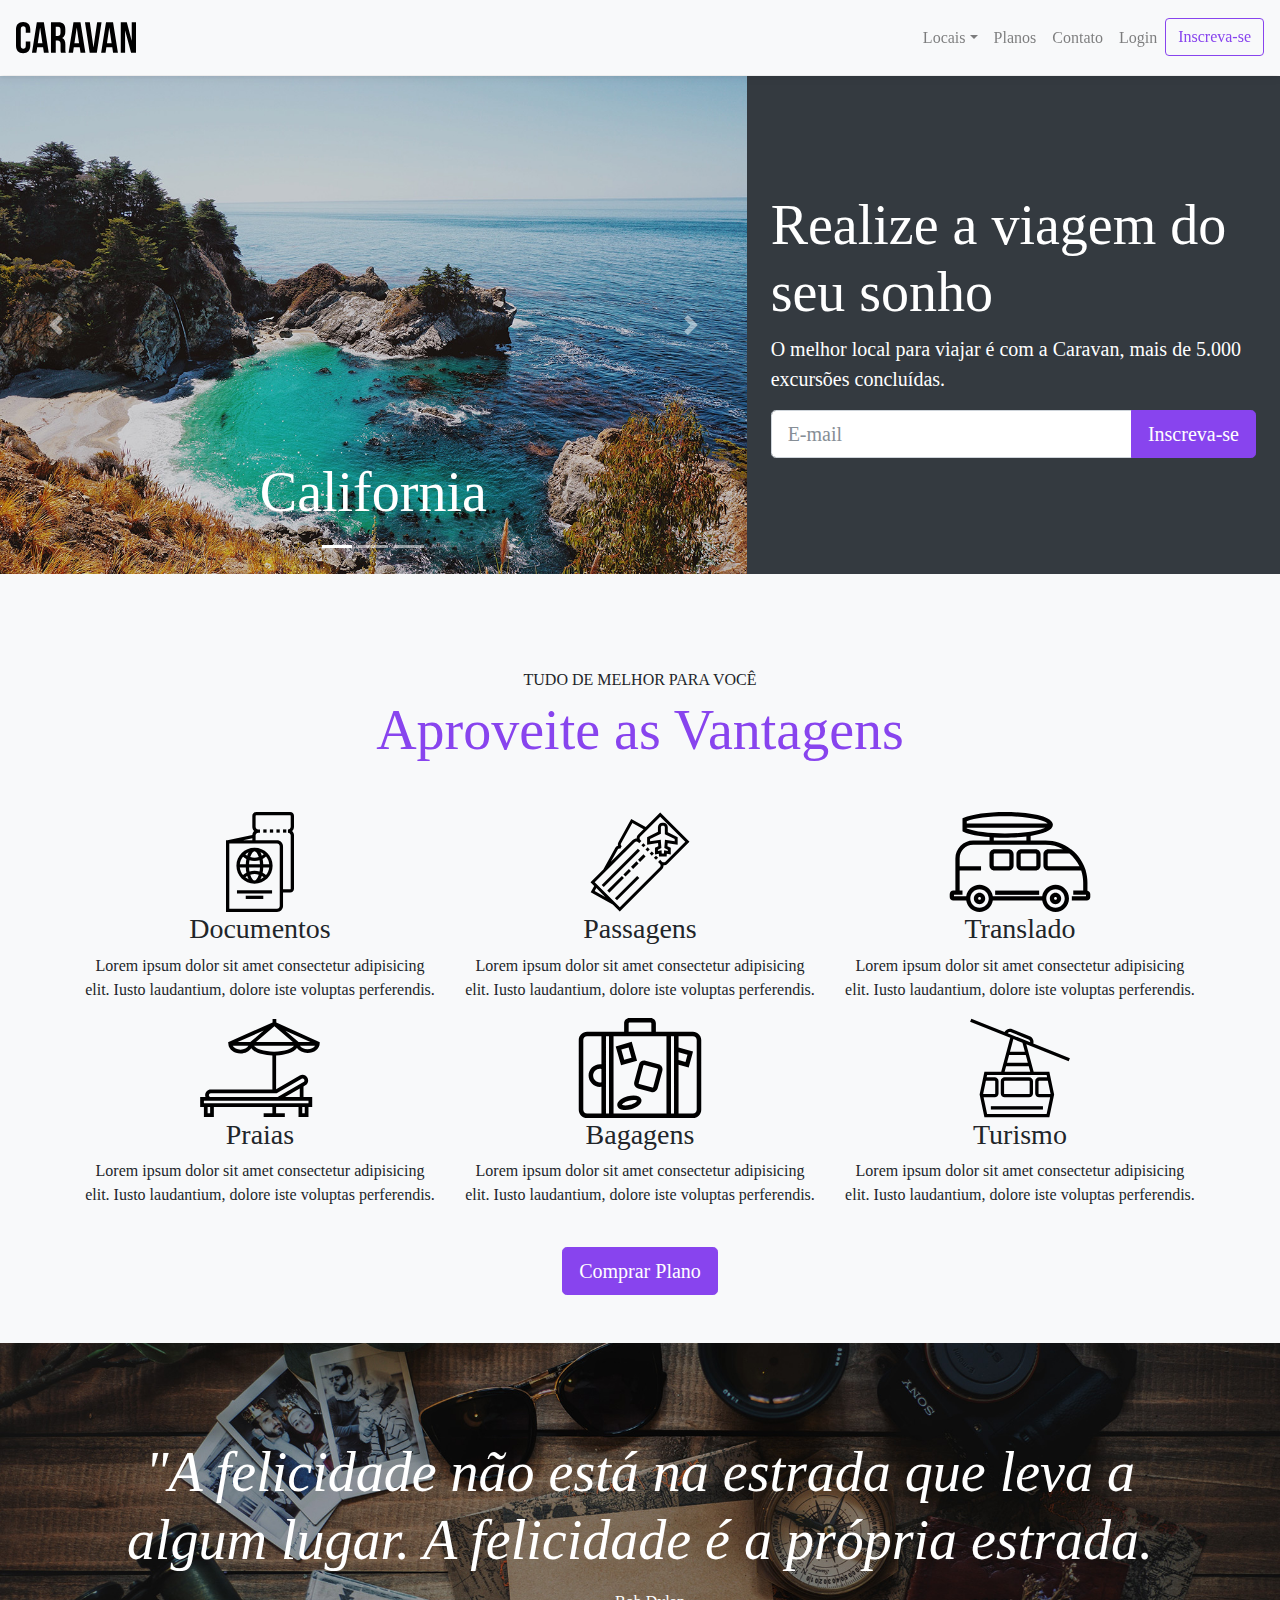
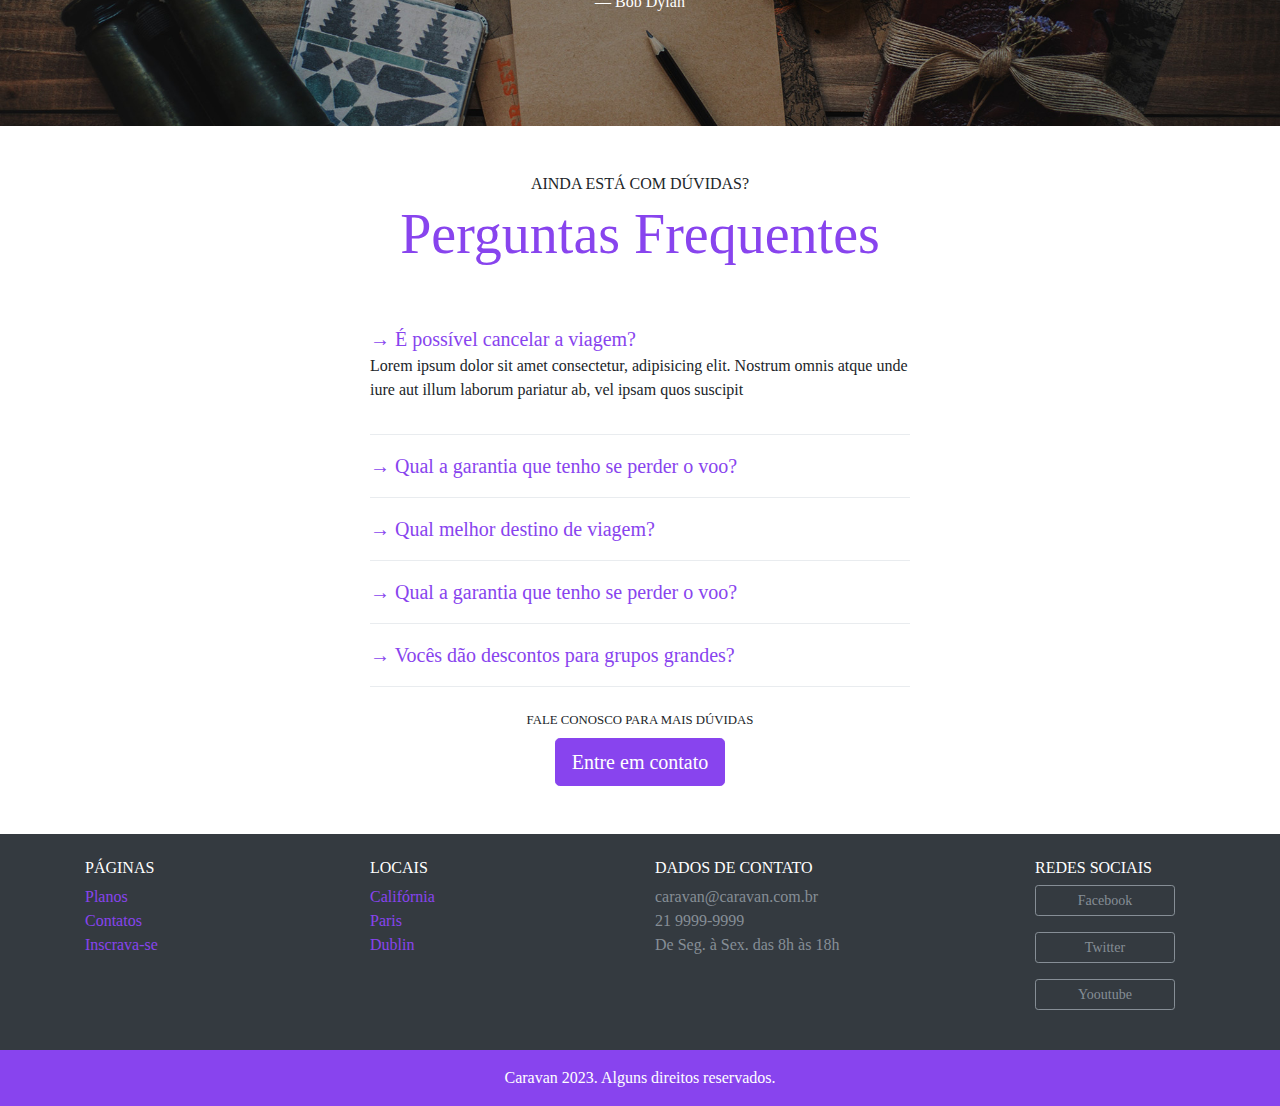
<file: index.html>
<!DOCTYPE html>
<html lang="pt-br">
<head>
  <meta charset="UTF-8" />
  <meta http-equiv="X-UA-Compatible" content="IE=edge" />
  <meta name="viewport" content="width=device-width, initial-scale=1, shrink-to-fit=no" />
  <link rel="stylesheet" href="css/bootstrap.css" />
  <link rel="stylesheet" href="css/style.css" />
  <title>Caravan</title>
</head>
<body>

  <!-- Modal -->

  <div class="modal fade" id="modalLogin" tabindex="-1" role="dialog" aria-labelledby="modalLoginTitulo"
    aria-hidden="true">
    <div class="modal-dialog" role="document">
      <div class="modal-content">
        <div class="modal-header">
          <h5 class="modal-title" id="modalLoginTitulo">Entre na sua conta</h5>
          <button type="button" class="close" data-dismiss="modal" aria-label="Close">
            <span aria-hidden="true">&times;</span>
          </button>
        </div>
        <div class="modal-body">
          <form>
            <div class="form-group">
              <label for="LoginEmail">Email</label>
              <input type="email" class="form-control" id="LoginEmail">
            </div>
            <div class="form-group">
              <label for="loginSenha">Password</label>
              <input type="password" class="form-control" id="loginSenha">
            </div>
            <button type="submit" class="btn btn-primary">Entrar na conta</button>
            <small class="form-text text-muted mt-2">Esqueceu a senha?
              <a href="#">Clique Aqui.</a>
            </small>
          </form>
        </div>
      </div>
    </div>
  </div>

  <!-- Fecha Modal -->

  <nav class="navbar navbar-expand-md navbar-light bg-light fixed-top py-3 box-shadow">
    <a href="index.html" class="navbar-brand">
      <img src="img/caravan.svg" alt="Caravan">
    </a>

    <button class="navbar-toggler" type="button" data-toggle="collapse" data-target="#navbarSupportedContent"
      aria-controls="navbarSupportedContent" aria-expanded="false" aria-label="Toggle navigation">
      <span class="navbar-toggler-icon"></span>
    </button>

    <div class="collapse navbar-collapse" id="navbarSupportedContent">
      <ul class="navbar-nav ml-auto">
        <li class="nav-item dropdown ">
          <a href="#" class="nav-link dropdown-toggle" id="navbarDropdown" role="button" data-toggle="dropdown"
            aria-haspopup="true" aria-expanded="false">Locais</a>
          <div class="dropdown-menu" aria-labelledby="navbarDropdown">
            <a href="#" class="dropdown-item">California</a>
            <a href="#" class="dropdown-item">Paris</a>
            <a href="local.html" class="dropdown-item">Dublin</a>
          </div>
        </li>
        <li class="nav-item">
          <a href="planos.html" class="nav-link">Planos</a>
        </li>
        <li class="nav-item">
          <a href="contato.html" class="nav-link">Contato</a>
        </li>
        <li class="nav-item">
          <a href="#" class="nav-link" data-toggle="modal" data-target="#modalLogin">
            Login</a>
        </li>
        <li class="nav-item">
          <a href="inscricao.html" class="p5 btn btn-outline-primary ml--md-2">Inscreva-se</a>
        </li>
      </ul>
    </div>
  </nav>

  <section class="container-fluid">
    <div class="row bg-dark text-white">

      <div class="col-lg-7 p-0">
        <div id="carouselCidades" class="carousel slide" data-ride="carousel">
          <ol class="carousel-indicators">
            <li data-target="#carouselCidades" data-slide-to="0" class="active"></li>
            <li data-target="#carouselCidades" data-slide-to="1"></li>
            <li data-target="#carouselCidades" data-slide-to="2"></li>
          </ol>
          <div class="carousel-inner">
            <div class="carousel-item active">
              <img class="d-block w-100" src="img/california.jpg" alt="California">
              <div class="carousel-caption">
                <h3 class="display-4">California</h3>
              </div>
            </div>
            <div class="carousel-item">
              <img class="d-block w-100" src="img/paris.jpg" alt="Paris">
              <div class="carousel-caption">
                <h3 class="display-4">Paris</h3>
              </div>
            </div>
            <div class="carousel-item">
              <img class="d-block w-100" src="img/dublin.jpg" alt="Dublin">
              <div class="carousel-caption">
                <h3 class="display-4">Dublin</h3>
              </div>
            </div>
          </div>
          <a class="carousel-control-prev" href="#carouselCidades" role="button" data-slide="prev">
            <span class="carousel-control-prev-icon" aria-hidden="true"></span>
            <span class="sr-only">Anterior</span>
          </a>
          <a class="carousel-control-next" href="#carouselCidades" role="button" data-slide="next">
            <span class="carousel-control-next-icon" aria-hidden="true"></span>
            <span class="sr-only">Próximo</span>
          </a>
        </div>
      </div>

      <div class="col-lg-5 p-4 align-self-center">
        <h1 class="display-4">Realize a viagem do seu sonho</h1>
        <p class="lead">O melhor local para viajar é com a Caravan, mais de 5.000 excursões concluídas.</p>
        <form action="">
          <div class="input-group input-group-lg">
            <input type="text" class="form-control" placeholder="E-mail" aria-label="E-mail"
              aria-describedby="basic-addon2">
            <span class="input-group-btn">
              <button class="btn btn-primary" type="button">Inscreva-se</button>
            </span>
          </div>
        </form>
      </div>
    </div>
  </section>

  <section class="py-5 bg-light text-center">
    <div class="container">
      <div class="my-5">
        <span class="h6 d-block">TUDO DE MELHOR PARA VOCÊ</span>
        <h2 class="display-4 text-primary">Aproveite as Vantagens</h2>
      </div>

      <div class="row">
        <div class="col-xl-4 col-md-6">
          <div style="height: 100px;" class="d-flex justify-content-center">
            <img src="img/icones/passaporte.svg" alt="Passaporte">
          </div>
          <h3>Documentos</h3>
          <p>Lorem ipsum dolor sit amet consectetur adipisicing elit. Iusto laudantium, dolore iste voluptas
            perferendis.</p>
        </div>

        <div class="col-xl-4 col-md-6">
          <div style="height: 100px;" class="d-flex justify-content-center">
            <img src="img/icones/passagens.svg" alt="Passagens">
          </div>
          <h3>Passagens</h3>
          <p>Lorem ipsum dolor sit amet consectetur adipisicing elit. Iusto laudantium, dolore iste voluptas
            perferendis.</p>
        </div>

        <div class="col-xl-4 col-md-6">
          <div style="height: 100px;" class="d-flex justify-content-center">
            <img src="img/icones/translado.svg" alt="Translado">
          </div>
          <h3>Translado</h3>
          <p>Lorem ipsum dolor sit amet consectetur adipisicing elit. Iusto laudantium, dolore iste voluptas
            perferendis.</p>
        </div>

        <div class="col-xl-4 col-md-6">
          <div style="height: 100px;" class="d-flex justify-content-center">
            <img src="img/icones/praias.svg" alt="Prais">
          </div>
          <h3>Praias</h3>
          <p>Lorem ipsum dolor sit amet consectetur adipisicing elit. Iusto laudantium, dolore iste voluptas
            perferendis.</p>
        </div>

        <div class="col-xl-4 col-md-6">
          <div style="height: 100px;" class="d-flex justify-content-center">
            <img src="img/icones/bagagens.svg" alt="Bagagens">
          </div>
          <h3>Bagagens</h3>
          <p>Lorem ipsum dolor sit amet consectetur adipisicing elit. Iusto laudantium, dolore iste voluptas
            perferendis.</p>
        </div>

        <div class="col-xl-4 col-md-6">
          <div style="height: 100px;" class="d-flex justify-content-center">
            <img src="img/icones/turismo.svg" alt="Turismo">
          </div>
          <h3>Turismo</h3>
          <p>Lorem ipsum dolor sit amet consectetur adipisicing elit. Iusto laudantium, dolore iste voluptas
            perferendis.</p>
        </div>
      </div>

      <a href="planos.html" class="btn btn-primary btn-lg mt-4">
        Comprar Plano
      </a>
    </div>
  </section>

  <section id="home-quote" class="p-md-5">
    <blockquote class="blockquote text-center text-white p-md-5 p-3">
      <p class="display-4"><em>"A felicidade não está na estrada que leva a algum lugar. A felicidade é a própria
          estrada.</em></p>
      <footer class="blockquote-footer text-white">Bob Dylan</footer>
    </blockquote>
  </section>

  <section class="container">
    <div class="my-5 text-center">
      <span class="h6 d-block">AINDA ESTÁ COM DÚVIDAS?</span>
      <h2 class="display-4 text-primary">Perguntas Frequentes</h2>
    </div>

    <div class="row justify-content-center">
      <div class="col-md-6" id="perguntasFrequentes" data-children=".pergunta">
        <div class="pergunta py-2">
          <a class="lead" data-toggle="collapse" data-parent="#perguntasFrequentes" href="#pergunta1"
            aria-expanded="true" aria-controls="pergunta1">→ É possível cancelar a viagem?</a>
          <div id="pergunta1" class="collapse show" role="tabpanel">
            <p>Lorem ipsum dolor sit amet consectetur, adipisicing elit. Nostrum omnis atque unde iure aut illum laborum
              pariatur ab, vel ipsam quos suscipit</p>
          </div>
        </div>
        <div class="dropdown-divider"></div>
        <div class="pergunta py-2">
          <a class="lead" data-toggle="collapse" data-parent="#perguntasFrequentes" href="#pergunta2"
            aria-expanded="true" aria-controls="pergunta2">→ Qual a garantia que tenho se perder o voo?</a>
          <div id="pergunta2" class="collapse" role="tabpanel">
            <p>Lorem ipsum dolor sit amet consectetur, adipisicing elit. Nostrum omnis atque unde iure aut illum laborum
              pariatur ab, vel ipsam quos suscipit</p>
          </div>
        </div>
        <div class="dropdown-divider"></div>
        <div class="pergunta py-2">
          <a class="lead" data-toggle="collapse" data-parent="#perguntasFrequentes" href="#pergunta3"
            aria-expanded="true" aria-controls="pergunta3">→ Qual melhor destino de viagem?</a>
          <div id="pergunta3" class="collapse" role="tabpanel">
            <p>Lorem ipsum dolor sit amet consectetur, adipisicing elit. Nostrum omnis atque unde iure aut illum laborum
              pariatur ab, vel ipsam quos suscipit</p>
          </div>
        </div>
        <div class="dropdown-divider"></div>
        <div class="pergunta py-2">
          <a class="lead" data-toggle="collapse" data-parent="#perguntasFrequentes" href="#pergunta4"
            aria-expanded="true" aria-controls="pergunta4">→ Qual a garantia que tenho se perder o voo?</a>
          <div id="pergunta4" class="collapse" role="tabpanel">
            <p>Lorem ipsum dolor sit amet consectetur, adipisicing elit. Nostrum omnis atque unde iure aut illum laborum
              pariatur ab, vel ipsam quos suscipit</p>
          </div>
        </div>
        <div class="dropdown-divider"></div>
        <div class="pergunta py-2">
          <a class="lead" data-toggle="collapse" data-parent="#perguntasFrequentes" href="#pergunta5"
            aria-expanded="true" aria-controls="pergunta5">→ Vocês dão descontos para grupos grandes?</a>
          <div id="pergunta5" class="collapse" role="tabpanel">
            <p>Lorem ipsum dolor sit amet consectetur, adipisicing elit. Nostrum omnis atque unde iure aut illum laborum
              pariatur ab, vel ipsam quos suscipit</p>
          </div>
        </div>
        <div class="dropdown-divider"></div>
      </div>
    </div>

    <div class="text-center my-3">
      <p class="small m-2">
        FALE CONOSCO PARA MAIS DÚVIDAS
      </p>
      <a class="btn btn-primary btn-lg" href="contato.html">
        Entre em contato
      </a>
    </div>
  </section>

  <footer class="bg-dark text-white mt-5">
    <div class="container py-4">
      <div class="row">
        <div class="col-md-3 col-6">
          <h4 class="h6">PÁGINAS</h4>
          <ul class="list-unstyled text-primary">
            <li><a href="planos.html"></a>Planos</li>
            <li><a href="contato.html"></a>Contatos</li>
            <li><a href="inscricao.html"></a>Inscrava-se</li>
          </ul>
        </div>
        <div class="col-md-3 col-6">
          <h4 class="h6">LOCAIS</h4>
          <ul class="list-unstyled text-primary">
            <li><a href="local.html"></a>Califórnia</li>
            <li><a href="local.html"></a>Paris</li>
            <li><a href="local.html"></a>Dublin</li>
          </ul>
        </div>
        <div class="col-md-4">
          <h4 class="h6">DADOS DE CONTATO</h4>
          <ul class="list-unstyled text-secondary">
            <li>caravan@caravan.com.br</li>
            <li>21 9999-9999</li>
            <li>De Seg. à Sex. das 8h às 18h</li>
          </ul>
        </div>
        <div class="col-md-2">
          <h4 class="h6">REDES SOCIAIS</h4>
          <ul class="list-unstyled">
            <li><a class="btn btn-outline-secondary btn-sm btn-block mb-3" href="#"
                style="max-width: 140px;">Facebook</a></li>
            <li><a class="btn btn-outline-secondary btn-sm btn-block mb-3" href="#"
                style="max-width: 140px;">Twitter</a></li>
            <li><a class="btn btn-outline-secondary btn-sm btn-block mb-3" href="#"
                style="max-width: 140px;">Yooutube</a></li>
          </ul>
        </div>
      </div>
    </div>
    <div class="bg-primary text-center py-3">
      <p class="mb-0">Caravan 2023. Alguns direitos reservados.</p>
    </div>
  </footer>

  <script type="text/javascript" src="./js/jquery-3.2.1.slim.min.js"></script>
  <script type="text/javascript" src="./js/popper.min.js"></script>
  <script type="text/javascript" src="./js/bootstrap.js"></script>
  <script type="text/javascript" src="./js/app.js"></script>
</body>
</html>
</file>
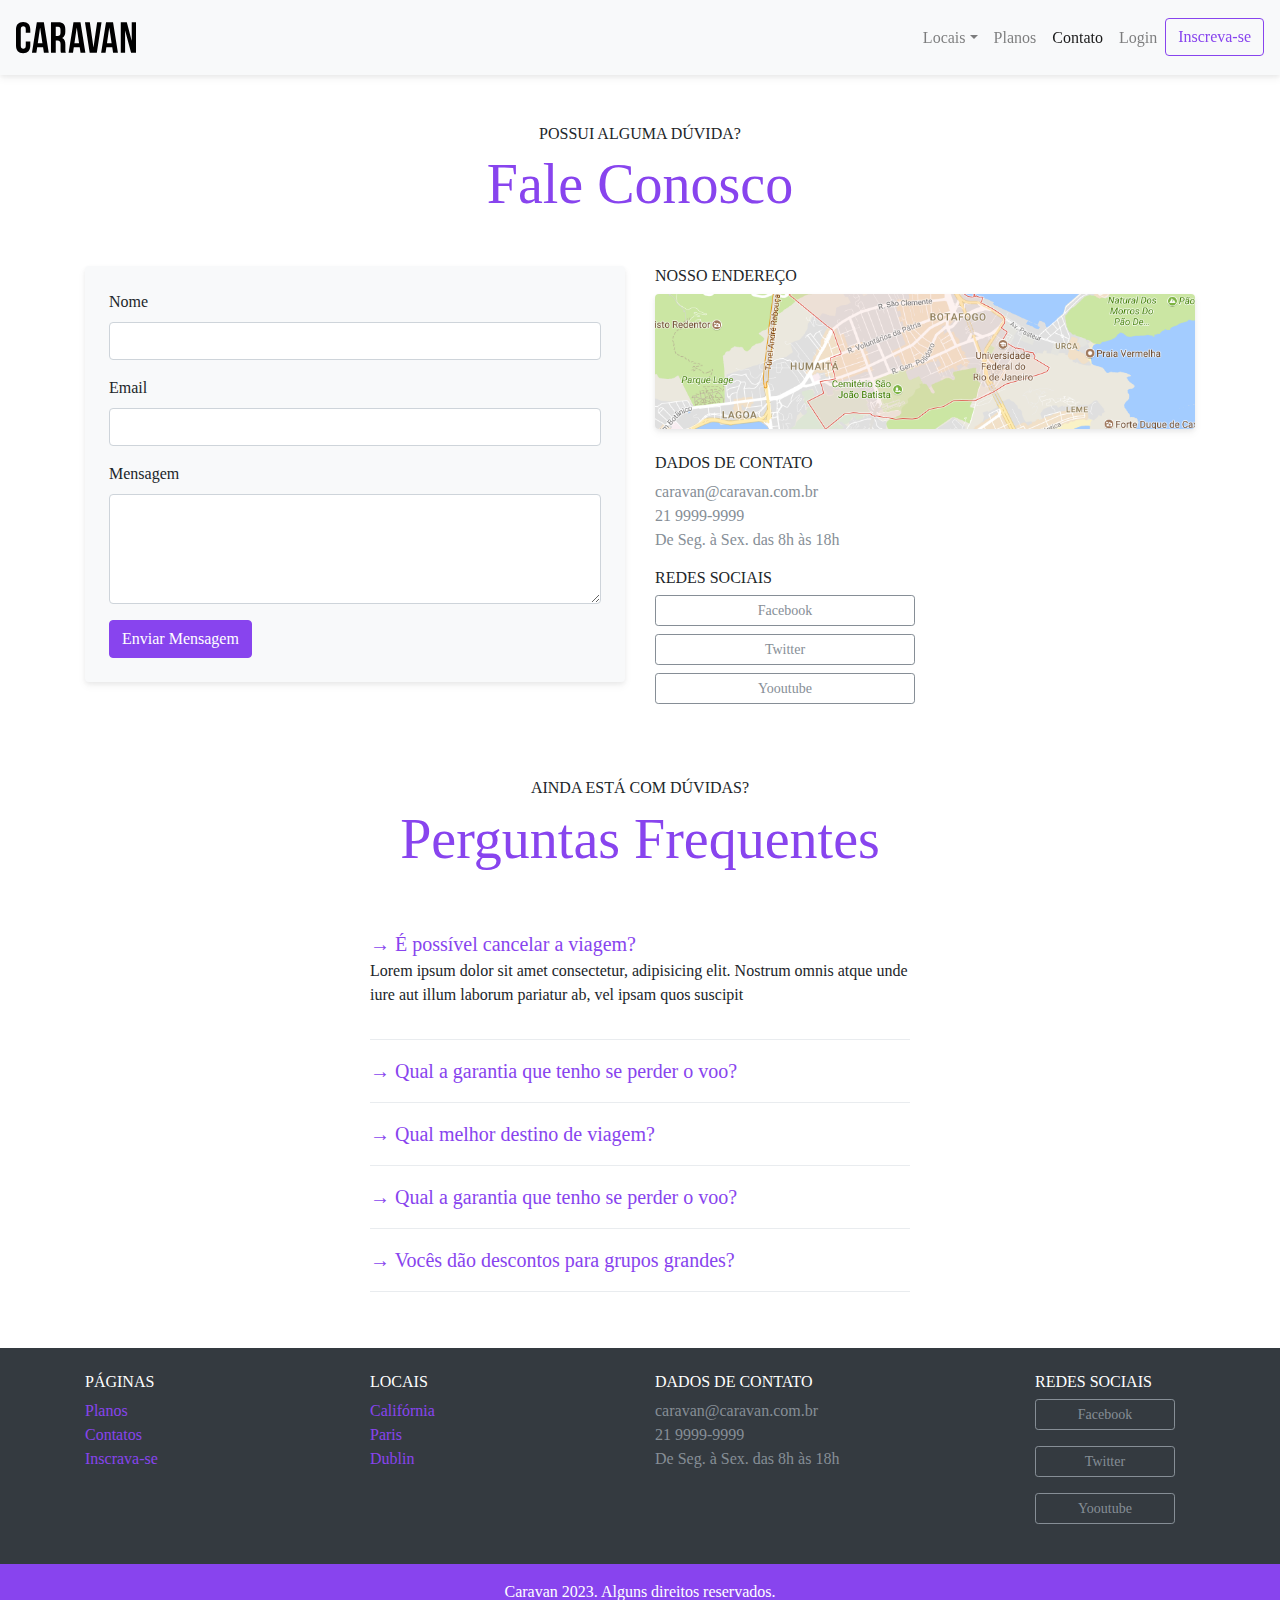
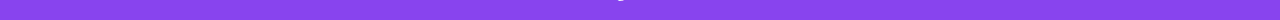
<file: contato.html>
<!DOCTYPE html>
<html lang="pt-br">
<head>
  <meta charset="UTF-8" />
  <meta http-equiv="X-UA-Compatible" content="IE=edge" />
  <meta name="viewport" content="width=device-width, initial-scale=1, shrink-to-fit=no" />
  <link rel="stylesheet" href="css/bootstrap.css" />
  <link rel="stylesheet" href="css/style.css" />
  <title>Caravan - Contato</title>
</head>
<body>

  <!-- Modal -->

  <div class="modal fade" id="modalLogin" tabindex="-1" role="dialog" aria-labelledby="modalLoginTitulo"
    aria-hidden="true">
    <div class="modal-dialog" role="document">
      <div class="modal-content">
        <div class="modal-header">
          <h5 class="modal-title" id="modalLoginTitulo">Entre na sua conta</h5>
          <button type="button" class="close" data-dismiss="modal" aria-label="Close">
            <span aria-hidden="true">&times;</span>
          </button>
        </div>
        <div class="modal-body">
          <form>
            <div class="form-group">
              <label for="LoginEmail">Email</label>
              <input type="email" class="form-control" id="LoginEmail">
            </div>
            <div class="form-group">
              <label for="loginSenha">Password</label>
              <input type="password" class="form-control" id="loginSenha">
            </div>
            <button type="submit" class="btn btn-primary">Entrar na conta</button>
            <small class="form-text text-muted mt-2">Esqueceu a senha?
              <a href="#">Clique Aqui.</a>
            </small>
          </form>
        </div>
      </div>
    </div>
  </div>

  <!-- Fecha Modal -->

  <nav class="navbar navbar-expand-md navbar-light bg-light fixed-top py-3 box-shadow">
    <a href="index.html" class="navbar-brand">
      <img src="img/caravan.svg" alt="Caravan">
    </a>

    <button class="navbar-toggler" type="button" data-toggle="collapse" data-target="#navbarSupportedContent"
      aria-controls="navbarSupportedContent" aria-expanded="false" aria-label="Toggle navigation">
      <span class="navbar-toggler-icon"></span>
    </button>

    <div class="collapse navbar-collapse" id="navbarSupportedContent">
      <ul class="navbar-nav ml-auto">
        <li class="nav-item dropdown ">
          <a href="#" class="nav-link dropdown-toggle" id="navbarDropdown" role="button" data-toggle="dropdown"
            aria-haspopup="true" aria-expanded="false">Locais</a>
          <div class="dropdown-menu" aria-labelledby="navbarDropdown">
            <a href="#" class="dropdown-item">California</a>
            <a href="#" class="dropdown-item">Paris</a>
            <a href="local.html" class="dropdown-item">Dublin</a>
          </div>
        </li>
        <li class="nav-item">
          <a href="planos.html" class="nav-link">Planos</a>
        </li>
        <li class="nav-item">
          <a href="contato.html" class="nav-link active">Contato</a>
        </li>
        <li class="nav-item">
          <a href="#" class="nav-link" data-toggle="modal" data-target="#modalLogin">
            Login</a>
        </li>
        <li class="nav-item">
          <a href="inscricao.html" class="p5 btn btn-outline-primary ml--md-2">Inscreva-se</a>
        </li>
      </ul>
    </div>
  </nav>

  <section class="container">
    <div class="my-5 text-center">
      <span class="h6 d-block">POSSUI ALGUMA DÚVIDA?</span>
      <h1 class="display-4 text-primary">Fale Conosco</h1>
    </div>
    <div class="row">
      <div class="col-lg mb-5">
        <form action="#" class="bg-light rounded p-4 box-shadow">
          <div class="form-group">
            <label for="clienteNome">Nome</label>
            <input type="text" class="form-control" id="clienteNome">
          </div>
          <div class="form-group">
            <label for="clienteEmail">Email</label>
            <input type="email" class="form-control" id="clienteEmail">
          </div>
          <div class="form-group">
            <label for="clienteMensagem">Mensagem</label>
            <textarea class="form-control" id="clienteMensagem" rows="4"></textarea>
          </div>
          <button type="submit" class="btn btn-primary">Enviar Mensagem</button>
        </form>
      </div>
      <div class="col-lg">
        <h2 class="h6">NOSSO ENDEREÇO</h2>
        <a href="#">
          <img class="img-fluid box-shadow rounded mb-4" src="./img/mapa.png" alt="Endereço da empresa">
        </a>

          <h2 class="h6">DADOS DE CONTATO</h2>
          <ul class="list-unstyled text-secondary">
            <li>caravan@caravan.com.br</li>
            <li>21 9999-9999</li>
            <li>De Seg. à Sex. das 8h às 18h</li>
          </ul>

          <h2 class="h6">REDES SOCIAIS</h2>
          <ul class="list-unstyled" style="max-width: 260px;">
            <li><a class="btn btn-outline-secondary btn-sm btn-block mb-2" href="#"
            >Facebook</a></li>
            <li><a class="btn btn-outline-secondary btn-sm btn-block mb-2" href="#"
            >Twitter</a></li>
            <li><a class="btn btn-outline-secondary btn-sm btn-block mb-2" href="#"
            >Yooutube</a></li>
          </ul>
      </div>
    </div>
  </section>

  <section class="container">
    <div class="my-5 text-center">
      <span class="h6 d-block">AINDA ESTÁ COM DÚVIDAS?</span>
      <h2 class="display-4 text-primary">Perguntas Frequentes</h2>
    </div>

    <div class="row justify-content-center">
      <div class="col-md-6" id="perguntasFrequentes" data-children=".pergunta">
        <div class="pergunta py-2">
          <a class="lead" data-toggle="collapse" data-parent="#perguntasFrequentes" href="#pergunta1"
            aria-expanded="true" aria-controls="pergunta1">→ É possível cancelar a viagem?</a>
          <div id="pergunta1" class="collapse show" role="tabpanel">
            <p>Lorem ipsum dolor sit amet consectetur, adipisicing elit. Nostrum omnis atque unde iure aut illum laborum
              pariatur ab, vel ipsam quos suscipit</p>
          </div>
        </div>
        <div class="dropdown-divider"></div>
        <div class="pergunta py-2">
          <a class="lead" data-toggle="collapse" data-parent="#perguntasFrequentes" href="#pergunta2"
            aria-expanded="true" aria-controls="pergunta2">→ Qual a garantia que tenho se perder o voo?</a>
          <div id="pergunta2" class="collapse" role="tabpanel">
            <p>Lorem ipsum dolor sit amet consectetur, adipisicing elit. Nostrum omnis atque unde iure aut illum laborum
              pariatur ab, vel ipsam quos suscipit</p>
          </div>
        </div>
        <div class="dropdown-divider"></div>
        <div class="pergunta py-2">
          <a class="lead" data-toggle="collapse" data-parent="#perguntasFrequentes" href="#pergunta3"
            aria-expanded="true" aria-controls="pergunta3">→ Qual melhor destino de viagem?</a>
          <div id="pergunta3" class="collapse" role="tabpanel">
            <p>Lorem ipsum dolor sit amet consectetur, adipisicing elit. Nostrum omnis atque unde iure aut illum laborum
              pariatur ab, vel ipsam quos suscipit</p>
          </div>
        </div>
        <div class="dropdown-divider"></div>
        <div class="pergunta py-2">
          <a class="lead" data-toggle="collapse" data-parent="#perguntasFrequentes" href="#pergunta4"
            aria-expanded="true" aria-controls="pergunta4">→ Qual a garantia que tenho se perder o voo?</a>
          <div id="pergunta4" class="collapse" role="tabpanel">
            <p>Lorem ipsum dolor sit amet consectetur, adipisicing elit. Nostrum omnis atque unde iure aut illum laborum
              pariatur ab, vel ipsam quos suscipit</p>
          </div>
        </div>
        <div class="dropdown-divider"></div>
        <div class="pergunta py-2">
          <a class="lead" data-toggle="collapse" data-parent="#perguntasFrequentes" href="#pergunta5"
            aria-expanded="true" aria-controls="pergunta5">→ Vocês dão descontos para grupos grandes?</a>
          <div id="pergunta5" class="collapse" role="tabpanel">
            <p>Lorem ipsum dolor sit amet consectetur, adipisicing elit. Nostrum omnis atque unde iure aut illum laborum
              pariatur ab, vel ipsam quos suscipit</p>
          </div>
        </div>
        <div class="dropdown-divider"></div>
      </div>
    </div>
  </section>

  <footer class="bg-dark text-white mt-5">
    <div class="container py-4">
      <div class="row">
        <div class="col-md-3 col-6">
          <h4 class="h6">PÁGINAS</h4>
          <ul class="list-unstyled text-primary">
            <li><a href="planos.html"></a>Planos</li>
            <li><a href="contato.html"></a>Contatos</li>
            <li><a href="inscricao.html"></a>Inscrava-se</li>
          </ul>
        </div>
        <div class="col-md-3 col-6">
          <h4 class="h6">LOCAIS</h4>
          <ul class="list-unstyled text-primary">
            <li><a href="local.html"></a>Califórnia</li>
            <li><a href="local.html"></a>Paris</li>
            <li><a href="local.html"></a>Dublin</li>
          </ul>
        </div>
        <div class="col-md-4">
          <h4 class="h6">DADOS DE CONTATO</h4>
          <ul class="list-unstyled text-secondary">
            <li>caravan@caravan.com.br</li>
            <li>21 9999-9999</li>
            <li>De Seg. à Sex. das 8h às 18h</li>
          </ul>
        </div>
        <div class="col-md-2">
          <h4 class="h6">REDES SOCIAIS</h4>
          <ul class="list-unstyled">
            <li><a class="btn btn-outline-secondary btn-sm btn-block mb-3" href="#"
                style="max-width: 140px;">Facebook</a></li>
            <li><a class="btn btn-outline-secondary btn-sm btn-block mb-3" href="#"
                style="max-width: 140px;">Twitter</a></li>
            <li><a class="btn btn-outline-secondary btn-sm btn-block mb-3" href="#"
                style="max-width: 140px;">Yooutube</a></li>
          </ul>
        </div>
      </div>
    </div>
    <div class="bg-primary text-center py-3">
      <p class="mb-0">Caravan 2023. Alguns direitos reservados.</p>
    </div>
  </footer>

  <script type="text/javascript" src="./js/jquery-3.2.1.slim.min.js"></script>
  <script type="text/javascript" src="./js/popper.min.js"></script>
  <script type="text/javascript" src="./js/bootstrap.js"></script>
  <script type="text/javascript" src="./js/app.js"></script>
</body>
</html>
</file>
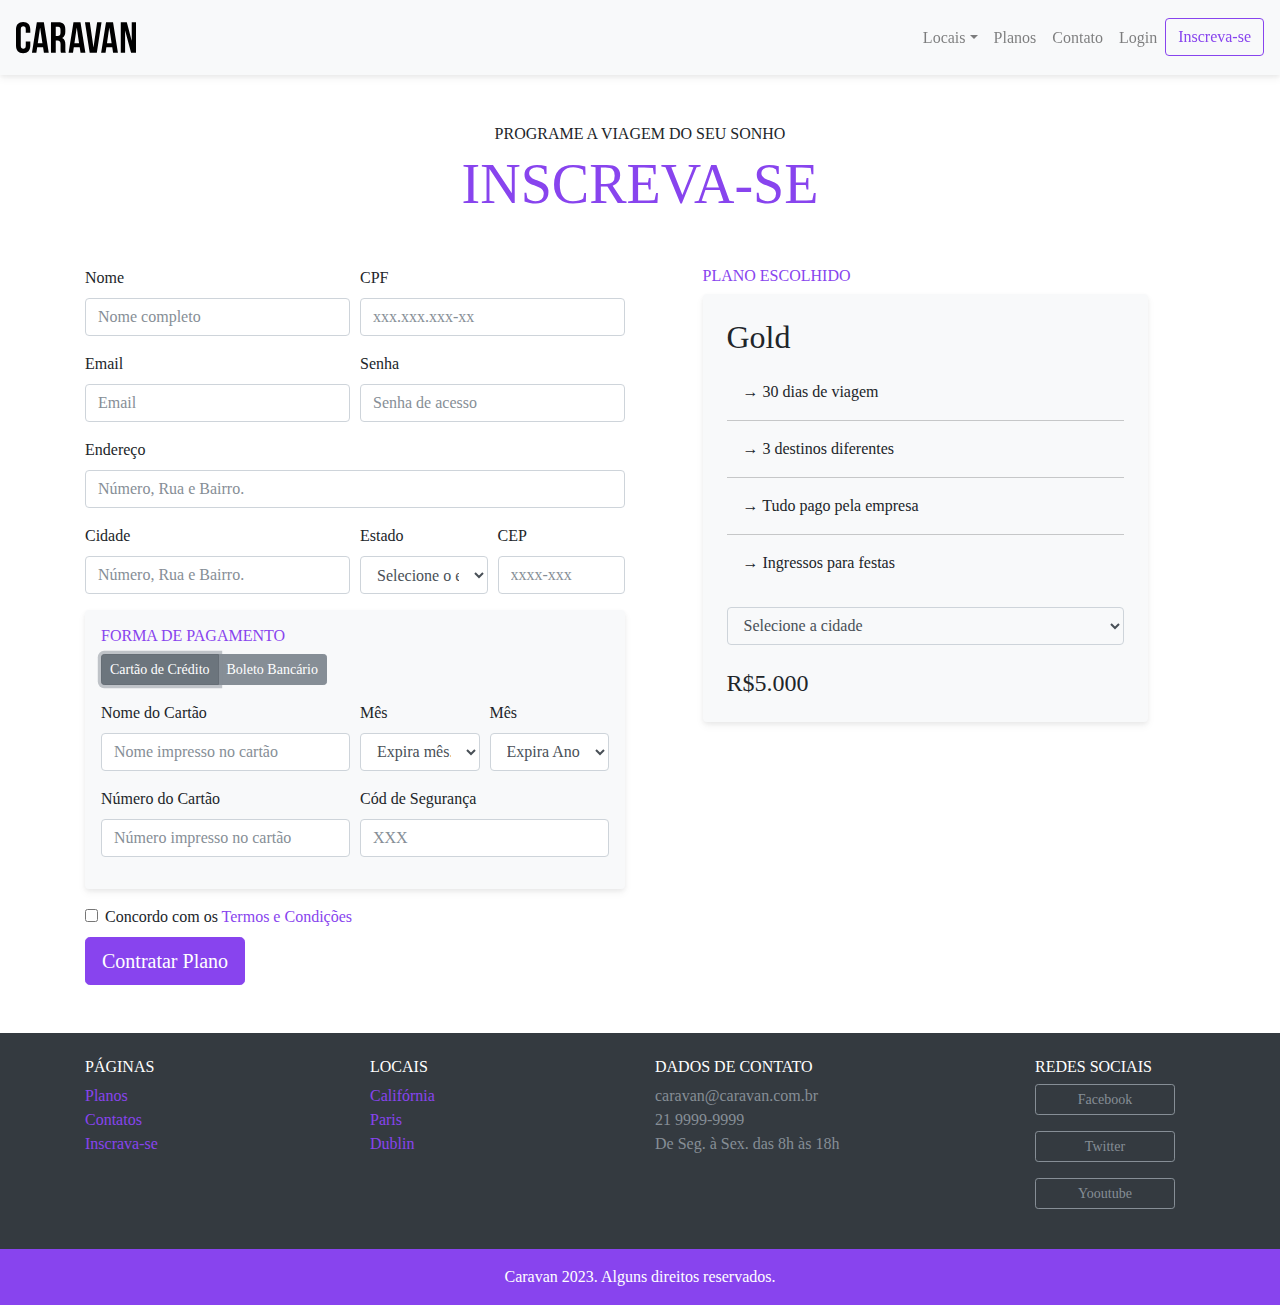
<file: inscricao.html>
<!DOCTYPE html>
<html lang="pt-br">
<head>
  <meta charset="UTF-8" />
  <meta http-equiv="X-UA-Compatible" content="IE=edge" />
  <meta name="viewport" content="width=device-width, initial-scale=1, shrink-to-fit=no" />
  <link rel="stylesheet" href="css/bootstrap.css" />
  <link rel="stylesheet" href="css/style.css" />
  <title>Caravan - Inscrição</title>
</head>
<body>

  <!-- Modal -->

  <div class="modal fade" id="modalLogin" tabindex="-1" role="dialog" aria-labelledby="modalLoginTitulo"
    aria-hidden="true">
    <div class="modal-dialog" role="document">
      <div class="modal-content">
        <div class="modal-header">
          <h5 class="modal-title" id="modalLoginTitulo">Entre na sua conta</h5>
          <button type="button" class="close" data-dismiss="modal" aria-label="Close">
            <span aria-hidden="true">&times;</span>
          </button>
        </div>
        <div class="modal-body">
          <form>
            <div class="form-group">
              <label for="LoginEmail">Email</label>
              <input type="email" class="form-control" id="LoginEmail">
            </div>
            <div class="form-group">
              <label for="loginSenha">Password</label>
              <input type="password" class="form-control" id="loginSenha">
            </div>
            <button type="submit" class="btn btn-primary">Entrar na conta</button>
            <small class="form-text text-muted mt-2">Esqueceu a senha?
              <a href="#">Clique Aqui.</a>
            </small>
          </form>
        </div>
      </div>
    </div>
  </div>

  <!-- Fecha Modal -->

  <nav class="navbar navbar-expand-md navbar-light bg-light fixed-top py-3 box-shadow">
    <a href="index.html" class="navbar-brand">
      <img src="img/caravan.svg" alt="Caravan">
    </a>

    <button class="navbar-toggler" type="button" data-toggle="collapse" data-target="#navbarSupportedContent"
      aria-controls="navbarSupportedContent" aria-expanded="false" aria-label="Toggle navigation">
      <span class="navbar-toggler-icon"></span>
    </button>

    <div class="collapse navbar-collapse" id="navbarSupportedContent">
      <ul class="navbar-nav ml-auto">
        <li class="nav-item dropdown ">
          <a href="#" class="nav-link dropdown-toggle" id="navbarDropdown" role="button" data-toggle="dropdown"
            aria-haspopup="true" aria-expanded="false">Locais</a>
          <div class="dropdown-menu" aria-labelledby="navbarDropdown">
            <a href="#" class="dropdown-item">California</a>
            <a href="#" class="dropdown-item">Paris</a>
            <a href="local.html" class="dropdown-item">Dublin</a>
          </div>
        </li>
        <li class="nav-item">
          <a href="planos.html" class="nav-link">Planos</a>
        </li>
        <li class="nav-item">
          <a href="contato.html" class="nav-link">Contato</a>
        </li>
        <li class="nav-item">
          <a href="#" class="nav-link" data-toggle="modal" data-target="#modalLogin">
            Login</a>
        </li>
        <li class="nav-item">
          <a href="inscricao.html" class="p5 btn btn-outline-primary ml--md-2">Inscreva-se</a>
        </li>
      </ul>
    </div>
  </nav>

  <section class="container">
    <div class="my-5 text-center">
      <span class="h6 d-block">PROGRAME A VIAGEM DO SEU SONHO</span>
      <h1 class="display-4 text-primary">INSCREVA-SE</h1>
    </div>
    <div class="row">
      <form class="col-lg-6" action="">
        <div class="form-row">
          <div class="form-group col-md-6">
            <label for="inputNome">Nome</label>
            <input type="text" class="form-control" id="inputNome" placeholder="Nome completo">
          </div>
          <div class="form-group col-md-6">
            <label for="inputCPF">CPF</label>
            <input type="number" class="form-control" id="inputCPF" placeholder="xxx.xxx.xxx-xx">
          </div>
          <div class="form-group col-md-6">
            <label for="inputEmail">Email</label>
            <input type="e-mail" class="form-control" id="inputEmail" placeholder="Email">
          </div>
          <div class="form-group col-md-6">
            <label for="inputSenha">Senha</label>
            <input type="password" class="form-control" id="inputSenha" placeholder="Senha de acesso">
          </div>
          <div class="form-group col-12">
            <label for="inputEndereço">Endereço</label>
            <input type="text" class="form-control" id="inputEndereço" placeholder="Número, Rua e Bairro.">
          </div>
          <div class="form-group col-md-6">
            <label for="inputCidade">Cidade</label>
            <input type="text" class="form-control" id="inputCidade" placeholder="Número, Rua e Bairro.">
          </div>
          <div class="form-group col-md-3 col-6">
            <label for="inputCidade">Estado</label>
            <select id="inputCidade" class="form-control">
              <option>Selecione o estado</option>
              <option>São Paulo</option>
              <option>Rio de Janeiro</option>
              <option>Minas Gerais</option>
              <option>Bahia</option>
              <option>Sergipe</option>
              <option>Acre</option>
            </select>
          </div>
          <div class="form-group col-md-3 col-6">
            <label for="inputCidade">CEP</label>
            <input type="text" class="form-control" id="inputCidade" placeholder="xxxx-xxx">
          </div>
        </div>

        <div class="bg-light rounded box-shadow p-3 form-group">
          <h2 class="text-primary h6">FORMA DE PAGAMENTO</h2>
          <nav class="nav btn-group mb-3" id="formaPagamento" role="tablist">
            <button type="button" class="btn btn-secondary active btn-sm" id="nav-cartao-tab" data-toggle="tab" href="#nav-cartao" role="tab" aria-controls="nav-cartao" aria-selected="true">Cartão de Crédito</button>
            <button type="button" class="btn btn-secondary btn-sm" id="nav-boleto-tab" data-toggle="tab" href="#nav-boleto" role="tab" aria-controls="nav-boleto" aria-selected="false">
              Boleto Bancário
            </button>
          </nav>
          <div class="tab-content" id="formaPagamentoconteudo">
            <div class="tab-pane fade show active" id="nav-cartao" role="tab"
            aria-labelledby="nav-cartao-tab">
              <div class="form-row">
                <div class="form-group col-md-6">
                  <label for="inputNomeCartao">Nome do Cartão</label>
                  <input type="text" class="form-control" id="inputNomeCartao" placeholder="Nome impresso no cartão">
                </div>
                <div class="form-group col-md-3 col-6">
                  <label for="inputMes">Mês</label>
                  <select id="inputMes" class="form-control">
                    <option>Expira mês....</option>
                    <option>01</option>
                    <option>02</option>
                    <option>03</option>
                    <option>04</option>
                    <option>05</option>
                  </select>
                </div>
                <div class="form-group col-md-3 col-6">
                  <label for="inputAno">Mês</label>
                  <select id="inputAno" class="form-control">
                    <option>Expira Ano....</option>
                    <option>2019</option>
                    <option>2020</option>
                    <option>2021</option>
                    <option>2022</option>
                    <option>2023</option>
                  </select>
                </div>
                <div class="form-group col-md-6">
                  <label for="inputNumeroCartao">Número do Cartão</label>
                  <input type="text" class="form-control" id="inputNumeroCartao" placeholder="Número impresso no cartão">
                </div>
                <div class="form-group col-md-6">
                  <label for="inputCodSeg">Cód de Segurança</label>
                  <input type="text" class="form-control" id="inputCodSeg" placeholder="XXX">
                </div>
              </div>
            </div>
            <div class="tab-pane fade" id="nav-boleto" role="tab"
            aria-labelledby="nav-boleto-tab">
              <p class="lead">Clique em contratar plano que enviaremos um boleto para seu email.
              </p>
            </div>
          </div>
        </div>

        <div class="form-check">
          <label for="" class="form-check-label">
            <input type="checkbox" class="form-check-input" name="" id="">
            Concordo com os <a href="#">Termos e Condições</a>
          </label>
        </div>

        <button type="submit" class="btn btn-primary btn-lg">Contratar Plano</button>

      </form>

      <div class="col-lg-5 mx-auto order-first order-lg-1 mb-5">
        <h2 class="h6 text-primary ">PLANO ESCOLHIDO</h2>
        <div class="bg-light rounded p-4 box-shadow">
          <h2>Gold</h2>
          <ul class="lista-plano list-unstyled">
            <li>→ 30 dias de viagem</li>
            <li>→ 3 destinos diferentes</li>
            <li>→ Tudo pago pela empresa</li>
            <li>→ Ingressos para festas</li>
          </ul>
          <form>
            <div class="form-group">
              <select class="form-control bg-light" id="inputCidades">
                <option>Selecione a cidade</option>
                <option>California</option>
                <option>Paris</option>
                <option>Dublin</option>
              </select>
            </div>
          </form>
          <div class="row mt-4">
            <div class="col">
              <span class="h4">R$5.000</span>
            </div>
          </div>
        </div>
      </div>
    </div>
  </section>

  <footer class="bg-dark text-white mt-5">
    <div class="container py-4">
      <div class="row">
        <div class="col-md-3 col-6">
          <h4 class="h6">PÁGINAS</h4>
          <ul class="list-unstyled text-primary">
            <li><a href="planos.html"></a>Planos</li>
            <li><a href="contato.html"></a>Contatos</li>
            <li><a href="inscricao.html"></a>Inscrava-se</li>
          </ul>
        </div>
        <div class="col-md-3 col-6">
          <h4 class="h6">LOCAIS</h4>
          <ul class="list-unstyled text-primary">
            <li><a href="local.html"></a>Califórnia</li>
            <li><a href="local.html"></a>Paris</li>
            <li><a href="local.html"></a>Dublin</li>
          </ul>
        </div>
        <div class="col-md-4">
          <h4 class="h6">DADOS DE CONTATO</h4>
          <ul class="list-unstyled text-secondary">
            <li>caravan@caravan.com.br</li>
            <li>21 9999-9999</li>
            <li>De Seg. à Sex. das 8h às 18h</li>
          </ul>
        </div>
        <div class="col-md-2">
          <h4 class="h6">REDES SOCIAIS</h4>
          <ul class="list-unstyled">
            <li><a class="btn btn-outline-secondary btn-sm btn-block mb-3" href="#"
                style="max-width: 140px;">Facebook</a></li>
            <li><a class="btn btn-outline-secondary btn-sm btn-block mb-3" href="#"
                style="max-width: 140px;">Twitter</a></li>
            <li><a class="btn btn-outline-secondary btn-sm btn-block mb-3" href="#"
                style="max-width: 140px;">Yooutube</a></li>
          </ul>
        </div>
      </div>
    </div>
    <div class="bg-primary text-center py-3">
      <p class="mb-0">Caravan 2023. Alguns direitos reservados.</p>
    </div>
  </footer>

  <script type="text/javascript" src="./js/jquery-3.2.1.slim.min.js"></script>
  <script type="text/javascript" src="./js/popper.min.js"></script>
  <script type="text/javascript" src="./js/bootstrap.js"></script>
  <script type="text/javascript" src="./js/app.js"></script>
</body>
</html>
</file>
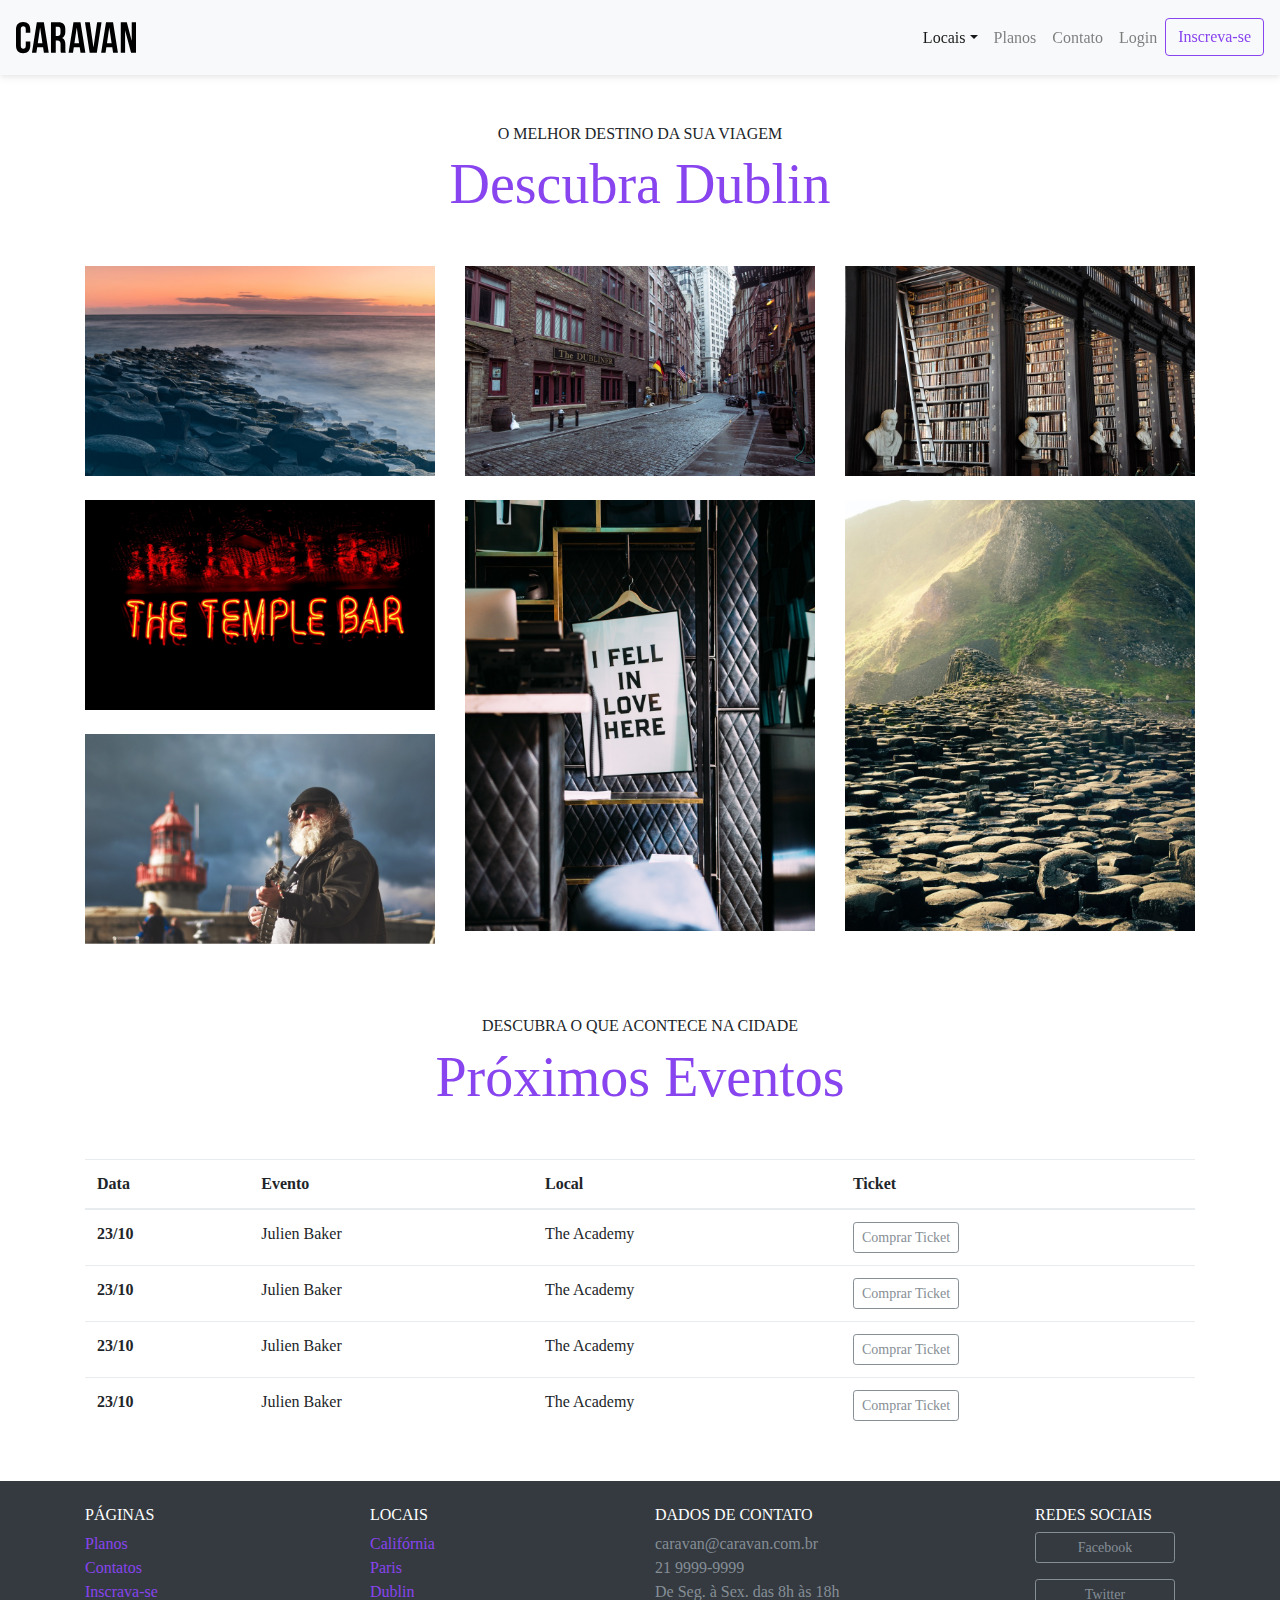
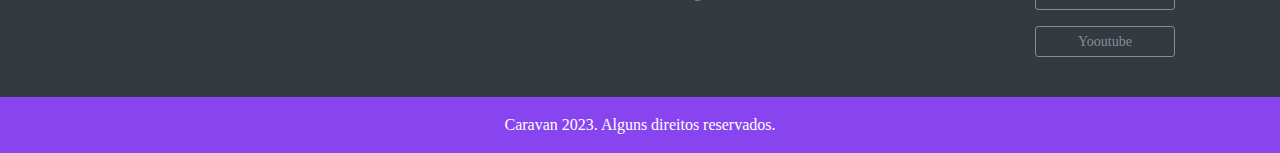
<file: local.html>
<!DOCTYPE html>
<html lang="pt-br">
<head>
  <meta charset="UTF-8" />
  <meta http-equiv="X-UA-Compatible" content="IE=edge" />
  <meta name="viewport" content="width=device-width, initial-scale=1, shrink-to-fit=no" />
  <link rel="stylesheet" href="css/bootstrap.css" />
  <link rel="stylesheet" href="css/style.css" />
  <title>Caravan - Local</title>
</head>
<body>

  <!-- Modal -->

  <div class="modal fade" id="modalLogin" tabindex="-1" role="dialog" aria-labelledby="modalLoginTitulo"
    aria-hidden="true">
    <div class="modal-dialog" role="document">
      <div class="modal-content">
        <div class="modal-header">
          <h5 class="modal-title" id="modalLoginTitulo">Entre na sua conta</h5>
          <button type="button" class="close" data-dismiss="modal" aria-label="Close">
            <span aria-hidden="true">&times;</span>
          </button>
        </div>
        <div class="modal-body">
          <form>
            <div class="form-group">
              <label for="LoginEmail">Email</label>
              <input type="email" class="form-control" id="LoginEmail">
            </div>
            <div class="form-group">
              <label for="loginSenha">Password</label>
              <input type="password" class="form-control" id="loginSenha">
            </div>
            <button type="submit" class="btn btn-primary">Entrar na conta</button>
            <small class="form-text text-muted mt-2">Esqueceu a senha?
              <a href="#">Clique Aqui.</a>
            </small>
          </form>
        </div>
      </div>
    </div>
  </div>

  <!-- Fecha Modal -->

  <nav class="navbar navbar-expand-md navbar-light bg-light fixed-top py-3 box-shadow">
    <a href="index.html" class="navbar-brand">
      <img src="img/caravan.svg" alt="Caravan">
    </a>

    <button class="navbar-toggler" type="button" data-toggle="collapse" data-target="#navbarSupportedContent"
      aria-controls="navbarSupportedContent" aria-expanded="false" aria-label="Toggle navigation">
      <span class="navbar-toggler-icon"></span>
    </button>

    <div class="collapse navbar-collapse" id="navbarSupportedContent">
      <ul class="navbar-nav ml-auto">
        <li class="nav-item dropdown ">
          <a href="#" class="nav-link dropdown-toggle active" id="navbarDropdown" role="button" data-toggle="dropdown"
            aria-haspopup="true" aria-expanded="false">Locais</a>
          <div class="dropdown-menu" aria-labelledby="navbarDropdown">
            <a href="#" class="dropdown-item">California</a>
            <a href="#" class="dropdown-item">Paris</a>
            <a href="local.html" class="dropdown-item">Dublin</a>
          </div>
        </li>
        <li class="nav-item">
          <a href="planos.html" class="nav-link">Planos</a>
        </li>
        <li class="nav-item">
          <a href="contato.html" class="nav-link">Contato</a>
        </li>
        <li class="nav-item">
          <a href="#" class="nav-link" data-toggle="modal" data-target="#modalLogin">
            Login</a>
        </li>
        <li class="nav-item">
          <a href="inscricao.html" class="p5 btn btn-outline-primary ml--md-2">Inscreva-se</a>
        </li>
      </ul>
    </div>
  </nav>

  <section class="container">
    <div class="text-center my-5">
      <span class="h6 d-block">O MELHOR DESTINO DA SUA VIAGEM</span>
      <h1 class="display-4 text-primary">Descubra Dublin</h1>
    </div>
    <div class="row">
      <div class="col-md">
        <img class="img-fluid mb-4" src="img/local/foto-1.jpg" alt="Foto 1">
        <img class="img-fluid mb-4" src="img/local/foto-2.jpg" alt="Foto 2">
        <img class="img-fluid mb-4" src="img/local/foto-3.jpg" alt="Foto 3">
      </div>
      <div class="col-md">
        <img class="img-fluid mb-4" src="img/local/foto-4.jpg" alt="Foto 4">
        <img class="img-fluid mb-4" src="img/local/foto-5.jpg" alt="Foto 5">
      </div>
      <div class="col-md">
        <img class="img-fluid mb-4" src="img/local/foto-6.jpg" alt="Foto 6">
        <img class="img-fluid mb-4" src="img/local/foto-7.jpg" alt="Foto 7">
      </div>
    </div>
  </section>

  <section class="container">
    <div class="text-center my-5">
      <span class="h6 d-block">DESCUBRA O QUE ACONTECE NA CIDADE</span>
      <h1 class="display-4 text-primary">Próximos Eventos</h1>
    </div>
    <table class="table table-hover">
      <thead>
        <tr>
          <th scope="col">Data</th>
          <th scope="col">Evento</th>
          <th scope="col">Local</th>
          <th scope="col">Ticket</th>
        </tr>
      </thead>
      <tbody>
        <tr>
          <th scope="row">23/10</th>
          <td>Julien Baker</td>
          <td>The Academy</td>
          <td><a class="btn btn-outline-secondary btn-sm" href="#">Comprar Ticket</a></td>
        </tr>
        <tr>
          <th scope="row">23/10</th>
          <td>Julien Baker</td>
          <td>The Academy</td>
          <td><a class="btn btn-outline-secondary btn-sm" href="#">Comprar Ticket</a></td>
        </tr>
        <tr>
          <th scope="row">23/10</th>
          <td>Julien Baker</td>
          <td>The Academy</td>
          <td><a class="btn btn-outline-secondary btn-sm" href="#">Comprar Ticket</a></td>
        </tr>
        <tr>
          <th scope="row">23/10</th>
          <td>Julien Baker</td>
          <td>The Academy</td>
          <td><a class="btn btn-outline-secondary btn-sm" href="#">Comprar Ticket</a></td>
        </tr>
      </tbody>
    </table>
  </section>

  <footer class="bg-dark text-white mt-5">
    <div class="container py-4">
      <div class="row">
        <div class="col-md-3 col-6">
          <h4 class="h6">PÁGINAS</h4>
          <ul class="list-unstyled text-primary">
            <li><a href="planos.html"></a>Planos</li>
            <li><a href="contato.html"></a>Contatos</li>
            <li><a href="inscricao.html"></a>Inscrava-se</li>
          </ul>
        </div>
        <div class="col-md-3 col-6">
          <h4 class="h6">LOCAIS</h4>
          <ul class="list-unstyled text-primary">
            <li><a href="local.html"></a>Califórnia</li>
            <li><a href="local.html"></a>Paris</li>
            <li><a href="local.html"></a>Dublin</li>
          </ul>
        </div>
        <div class="col-md-4">
          <h4 class="h6">DADOS DE CONTATO</h4>
          <ul class="list-unstyled text-secondary">
            <li>caravan@caravan.com.br</li>
            <li>21 9999-9999</li>
            <li>De Seg. à Sex. das 8h às 18h</li>
          </ul>
        </div>
        <div class="col-md-2">
          <h4 class="h6">REDES SOCIAIS</h4>
          <ul class="list-unstyled">
            <li><a class="btn btn-outline-secondary btn-sm btn-block mb-3" href="#"
                style="max-width: 140px;">Facebook</a></li>
            <li><a class="btn btn-outline-secondary btn-sm btn-block mb-3" href="#"
                style="max-width: 140px;">Twitter</a></li>
            <li><a class="btn btn-outline-secondary btn-sm btn-block mb-3" href="#"
                style="max-width: 140px;">Yooutube</a></li>
          </ul>
        </div>
      </div>
    </div>
    <div class="bg-primary text-center py-3">
      <p class="mb-0">Caravan 2023. Alguns direitos reservados.</p>
    </div>
  </footer>

  <script type="text/javascript" src="./js/jquery-3.2.1.slim.min.js"></script>
  <script type="text/javascript" src="./js/popper.min.js"></script>
  <script type="text/javascript" src="./js/bootstrap.js"></script>
  <script type="text/javascript" src="./js/app.js"></script>
</body>
</html>
</file>
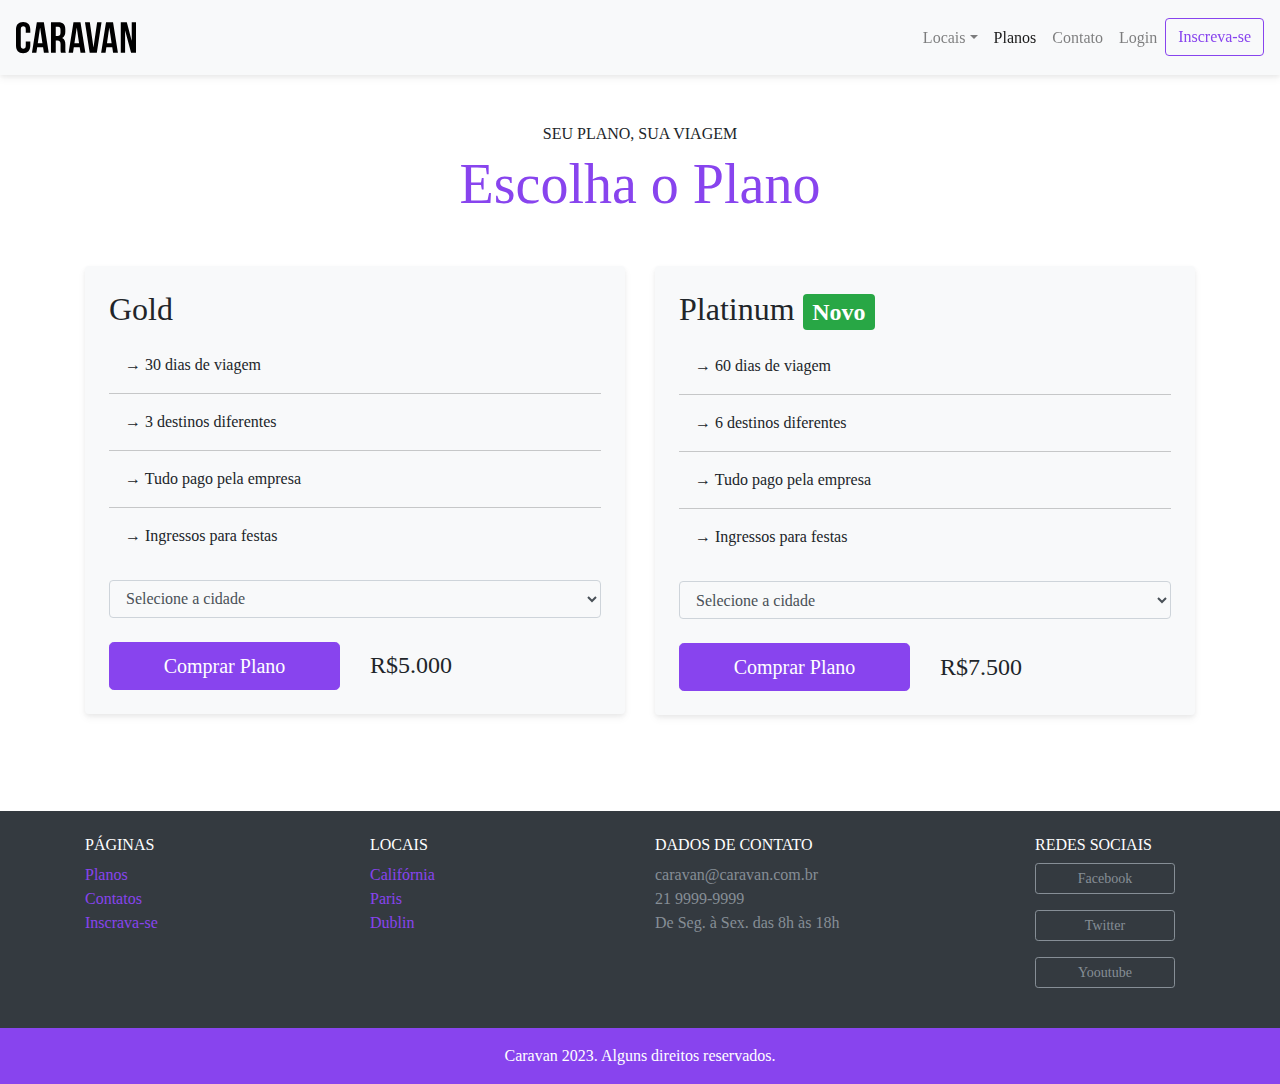
<file: planos.html>
<!DOCTYPE html>
<html lang="pt-br">
<head>
  <meta charset="UTF-8" />
  <meta http-equiv="X-UA-Compatible" content="IE=edge" />
  <meta name="viewport" content="width=device-width, initial-scale=1, shrink-to-fit=no" />
  <link rel="stylesheet" href="css/bootstrap.css" />
  <link rel="stylesheet" href="css/style.css" />
  <title>Caravan - Planos</title>
</head>
<body>

  <!-- Modal -->

  <div class="modal fade" id="modalLogin" tabindex="-1" role="dialog" aria-labelledby="modalLoginTitulo"
    aria-hidden="true">
    <div class="modal-dialog" role="document">
      <div class="modal-content">
        <div class="modal-header">
          <h5 class="modal-title" id="modalLoginTitulo">Entre na sua conta</h5>
          <button type="button" class="close" data-dismiss="modal" aria-label="Close">
            <span aria-hidden="true">&times;</span>
          </button>
        </div>
        <div class="modal-body">
          <form>
            <div class="form-group">
              <label for="LoginEmail">Email</label>
              <input type="email" class="form-control" id="LoginEmail">
            </div>
            <div class="form-group">
              <label for="loginSenha">Password</label>
              <input type="password" class="form-control" id="loginSenha">
            </div>
            <button type="submit" class="btn btn-primary">Entrar na conta</button>
            <small class="form-text text-muted mt-2">Esqueceu a senha?
              <a href="#">Clique Aqui.</a>
            </small>
          </form>
        </div>
      </div>
    </div>
  </div>

  <!-- Fecha Modal -->

  <nav class="navbar navbar-expand-md navbar-light bg-light fixed-top py-3 box-shadow">
    <a href="index.html" class="navbar-brand">
      <img src="img/caravan.svg" alt="Caravan">
    </a>

    <button class="navbar-toggler" type="button" data-toggle="collapse" data-target="#navbarSupportedContent"
      aria-controls="navbarSupportedContent" aria-expanded="false" aria-label="Toggle navigation">
      <span class="navbar-toggler-icon"></span>
    </button>

    <div class="collapse navbar-collapse" id="navbarSupportedContent">
      <ul class="navbar-nav ml-auto">
        <li class="nav-item dropdown ">
          <a href="#" class="nav-link dropdown-toggle" id="navbarDropdown" role="button" data-toggle="dropdown"
            aria-haspopup="true" aria-expanded="false">Locais</a>
          <div class="dropdown-menu" aria-labelledby="navbarDropdown">
            <a href="#" class="dropdown-item">California</a>
            <a href="#" class="dropdown-item">Paris</a>
            <a href="local.html" class="dropdown-item">Dublin</a>
          </div>
        </li>
        <li class="nav-item">
          <a href="planos.html" class="nav-link active">Planos</a>
        </li>
        <li class="nav-item">
          <a href="contato.html" class="nav-link">Contato</a>
        </li>
        <li class="nav-item">
          <a href="#" class="nav-link" data-toggle="modal" data-target="#modalLogin">
            Login</a>
        </li>
        <li class="nav-item">
          <a href="inscricao.html" class="p5 btn btn-outline-primary ml--md-2">Inscreva-se</a>
        </li>
      </ul>
    </div>
  </nav>

  <!-- Fecha a Nav -->

  <section class="container">
    <div class="text-center my-5">
      <span class="h6 d-block">SEU PLANO, SUA VIAGEM</span>
      <h1 class="display-4 text-primary">Escolha o Plano</h1>
    </div>

    <div class="row">
      <div class="col-md mb-5">
        <div class="bg-light rounded p-4 box-shadow">
          <h2>Gold</h2>
          <ul class="lista-plano list-unstyled">
            <li><span data-toggle="tooltip" data-placement="top" title="Isso mesmo, são 30 dias totais durante a viagem">→ 30 dias de viagem</span></li>
            <li>→ 3 destinos diferentes</li>
            <li>→ Tudo pago pela empresa</li>
            <li>→ Ingressos para festas</li>
          </ul>
          <form>
            <div class="form-group">
              <select class="form-control bg-light" id="inputCidades">
                <option>Selecione a cidade</option>
                <option>California</option>
                <option>Paris</option>
                <option>Dublin</option>
              </select>
            </div>
          </form>
          <div class="row align-items-center mt-4">
            <div class="col">
              <a href="inscricao.html" class="btn btn-primary btn-lg btn-block">Comprar Plano</a>
            </div>
            <div class="col">
              <span class="h4">R$5.000</span>
            </div>
          </div>
        </div>
      </div>
    
      <div class="col-md mb-5">
        <div class="bg-light rounded p-4 box-shadow">
          <h2>Platinum <span class="badge badge-success">Novo</span></h2>
          <ul class="lista-plano list-unstyled">
            <li>→ 60 dias de viagem</li>
            <li>→ 6 destinos diferentes</li>
            <li>→ Tudo pago pela empresa</li>
            <li>→ Ingressos para festas</li>
          </ul>
          <form>
            <div class="form-group">
              <select class="form-control bg-light" id="inputCidades">
                <option>Selecione a cidade</option>
                <option>California</option>
                <option>Paris</option>
                <option>Dublin</option>
              </select>
            </div>
          </form>
          <div class="row align-items-center mt-4">
            <div class="col">
              <a href="inscricao.html" class="btn btn-primary btn-lg btn-block">
                Comprar Plano</a>
            </div>
            <div class="col">
              <span class="h4">R$7.500</span>
            </div>
          </div>
        </div>
      </div>
    </div>
  </section>

  <!-- Footer -->

  <footer class="bg-dark text-white mt-5">
    <div class="container py-4">
      <div class="row">
        <div class="col-md-3 col-6">
          <h4 class="h6">PÁGINAS</h4>
          <ul class="list-unstyled text-primary">
            <li><a href="planos.html"></a>Planos</li>
            <li><a href="contato.html"></a>Contatos</li>
            <li><a href="inscricao.html"></a>Inscrava-se</li>
          </ul>
        </div>
        <div class="col-md-3 col-6">
          <h4 class="h6">LOCAIS</h4>
          <ul class="list-unstyled text-primary">
            <li><a href="local.html"></a>Califórnia</li>
            <li><a href="local.html"></a>Paris</li>
            <li><a href="local.html"></a>Dublin</li>
          </ul>
        </div>
        <div class="col-md-4">
          <h4 class="h6">DADOS DE CONTATO</h4>
          <ul class="list-unstyled text-secondary">
            <li>caravan@caravan.com.br</li>
            <li>21 9999-9999</li>
            <li>De Seg. à Sex. das 8h às 18h</li>
          </ul>
        </div>
        <div class="col-md-2">
          <h4 class="h6">REDES SOCIAIS</h4>
          <ul class="list-unstyled">
            <li><a class="btn btn-outline-secondary btn-sm btn-block mb-3" href="#"
                style="max-width: 140px;">Facebook</a></li>
            <li><a class="btn btn-outline-secondary btn-sm btn-block mb-3" href="#"
                style="max-width: 140px;">Twitter</a></li>
            <li><a class="btn btn-outline-secondary btn-sm btn-block mb-3" href="#"
                style="max-width: 140px;">Yooutube</a></li>
          </ul>
        </div>
      </div>
    </div>
    <div class="bg-primary text-center py-3">
      <p class="mb-0">Caravan 2023. Alguns direitos reservados.</p>
    </div>
  </footer>

  <script type="text/javascript" src="./js/jquery-3.2.1.slim.min.js"></script>
  <script type="text/javascript" src="./js/popper.min.js"></script>
  <script type="text/javascript" src="./js/bootstrap.js"></script>
  <script type="text/javascript" src="./js/app.js"></script>
</body>
</html>
</file>
<file: css/style.css>
body {
  padding-top: 76px;
}

.box-shadow {
  box-shadow: 0 2px 4px 0 rgba(0, 0, 0, .05),
              0 4px 8px 0 rgba(0, 0, 0, .05);
}

#home-quote {
  background: url('../img/bg-quote.jpg') center center;
  background-size: cover;
}

@media (max-width: 767px) {
  #home-quote .display-4 {
    font-size: 2.5rem;
  }
  body {
    padding: 0
  }
  .fixed-top {
    position: relative;
  }
}

.lista-plano li + li {
  border-top: 1px solid rgba(0,0,0,0.2)
}

.lista-plano li {
  padding: 1rem;
}
</file>
